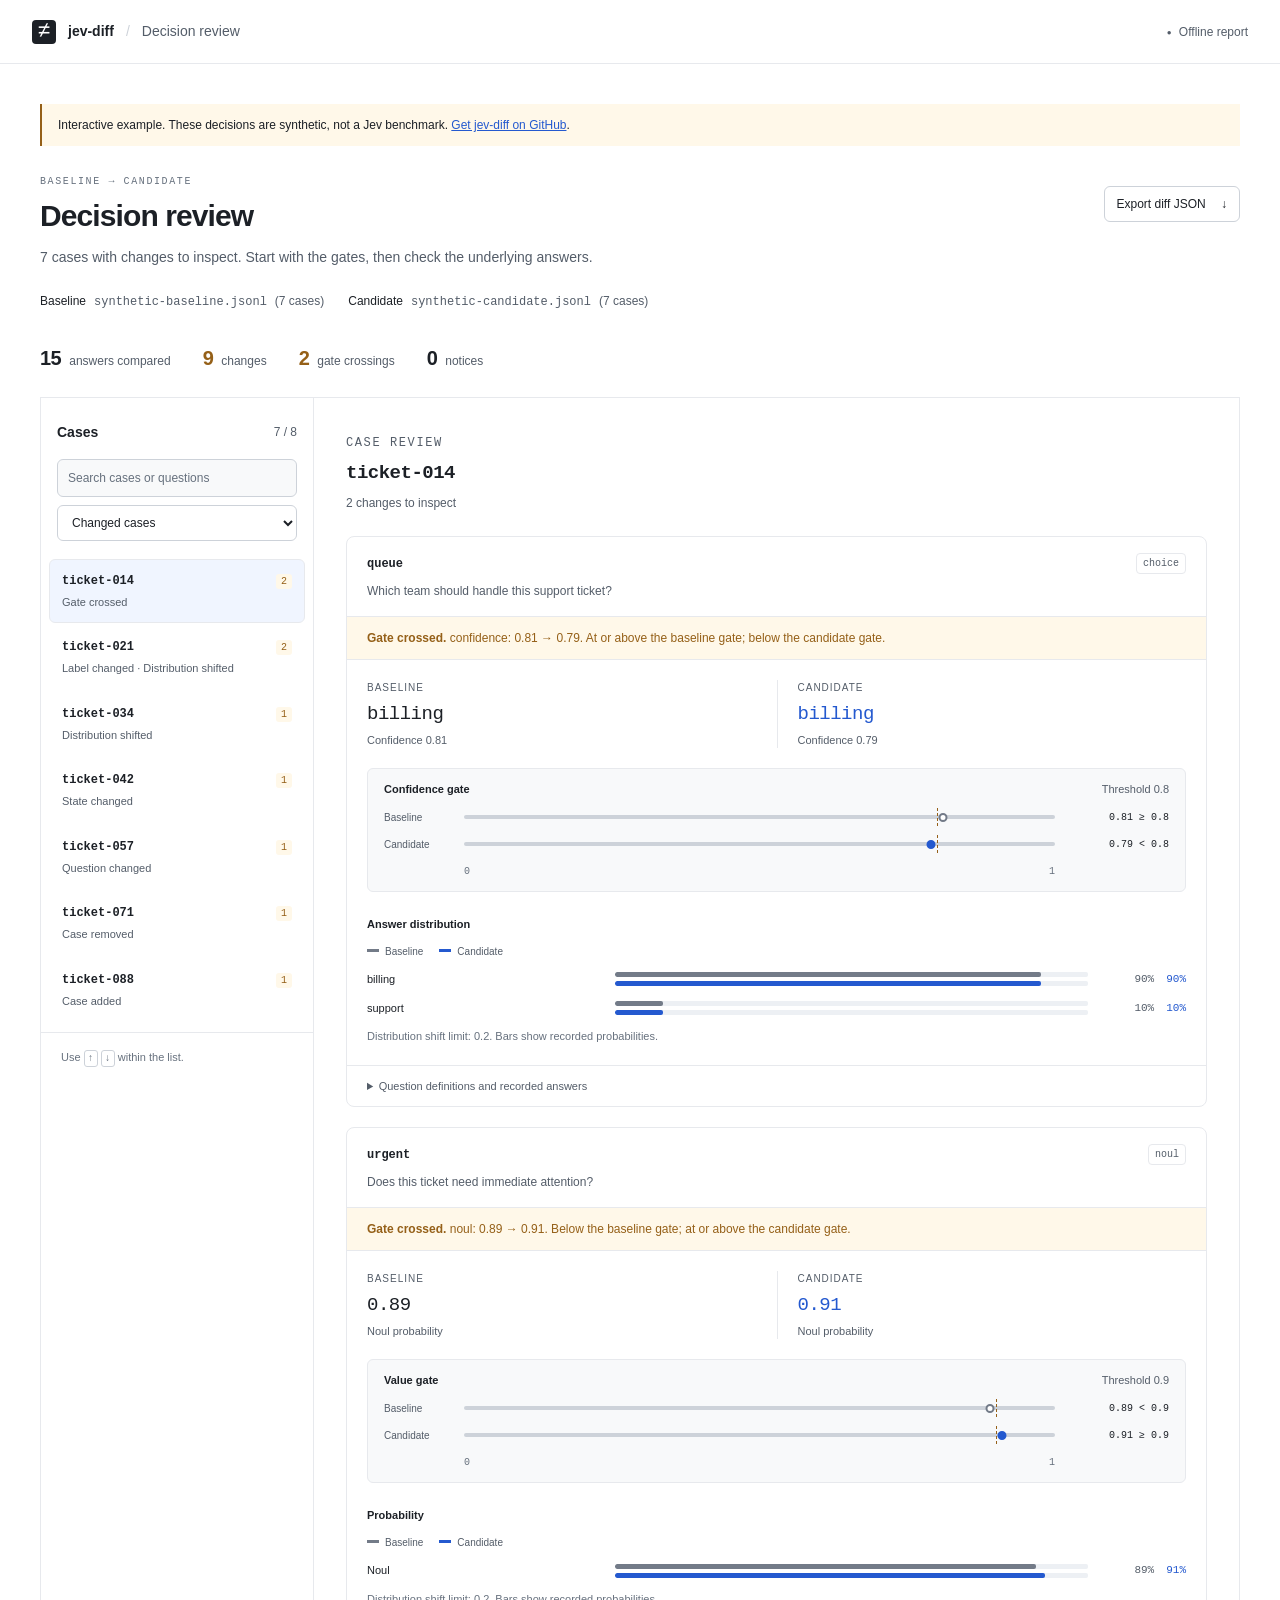
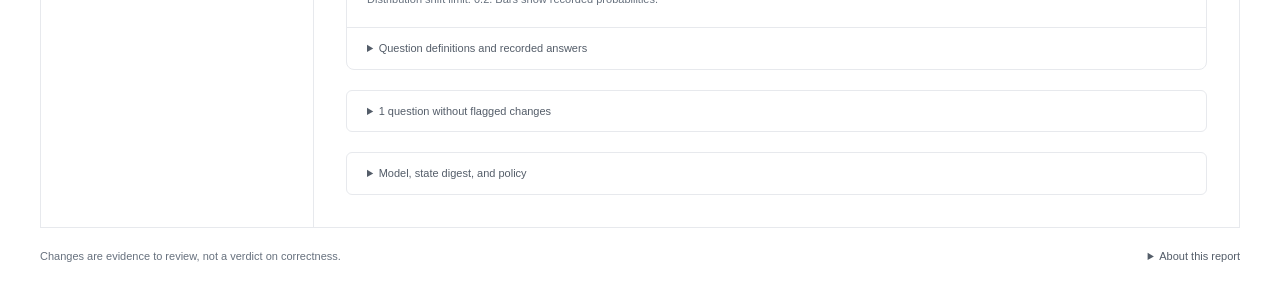
<file: docs/index.html>
<!doctype html>
<html lang="en">
<head>
  <meta charset="utf-8">
  <meta name="viewport" content="width=device-width, initial-scale=1">
  <meta http-equiv="Content-Security-Policy" content="default-src 'none'; script-src 'sha256-e0F23l2pyjIsIlzEdKCG45S9xsAQynNIDk0ti+6nfKE='; style-src 'unsafe-inline'; img-src data:; connect-src 'none'; base-uri 'none'; form-action 'none'">
  <meta name="color-scheme" content="light dark">
  <title>Decision review | jev-diff</title>
  <style>:root {
  color-scheme: light;
  --paper: #fff;
  --inset: #f8f9fa;
  --ink: #1c2026;
  --secondary: #545d69;
  --faint: #67717e;
  --line: #e7e9ed;
  --line-strong: #cdd2d9;
  --baseline: #737b88;
  --candidate: #2459cf;
  --candidate-wash: #f0f5ff;
  --gate: #956018;
  --gate-wash: #fff8e9;
  --track: #edf0f4;
  --radius: 6px;
  font: 14px/1.5 -apple-system, BlinkMacSystemFont, "Segoe UI", sans-serif;
  background: var(--paper);
  color: var(--ink);
}
* { box-sizing: border-box; }
body { margin: 0; }
button, input, select { font: inherit; color: inherit; }
button, select { cursor: pointer; }
button { background: var(--paper); border: 1px solid var(--line-strong); border-radius: var(--radius); padding: 8px 12px; }
button:disabled { cursor: default; opacity: .45; }
button:active:not(:disabled) { background: var(--inset); }
:focus-visible { outline: 2px solid var(--candidate); outline-offset: 3px; }
a { color: var(--candidate); }
h1, h2, h3, p { margin: 0; }
h1 { font-size: 30px; line-height: 1.25; font-weight: 600; letter-spacing: -.9px; }
h2 { font-size: 14px; font-weight: 600; }
h3 { font-size: 14px; font-weight: 600; }
code, pre, kbd, .mono { font-family: ui-monospace, "SFMono-Regular", Consolas, monospace; }
code, .mono { font-size: 12px; overflow-wrap: anywhere; }
pre { white-space: pre-wrap; overflow-wrap: anywhere; font-size: 12px; margin: 0; }
.muted { color: var(--secondary); }
.sr-only { position: absolute; width: 1px; height: 1px; padding: 0; margin: -1px; overflow: hidden; clip: rect(0,0,0,0); white-space: nowrap; border: 0; }
.skip { position: fixed; top: -100px; left: 16px; padding: 12px; background: var(--paper); z-index: 10; }
.skip:focus { top: 8px; }
.topbar { min-height: 64px; padding: 16px 32px; border-bottom: 1px solid var(--line); display: flex; align-items: center; justify-content: space-between; gap: 16px; }
.brand { display: flex; gap: 12px; align-items: center; font-weight: 550; }
.brand .muted { font-weight: 400; }
.mark { width: 24px; height: 24px; border-radius: 4px; background: var(--ink); color: var(--paper); display: grid; place-items: center; font: 22px/1 ui-monospace, monospace; }
.slash { color: var(--line-strong); font-weight: 400; }
.local { font-size: 12px; color: var(--secondary); white-space: nowrap; }
.local span { font-size: 8px; vertical-align: 1px; margin-right: 4px; }
main { max-width: 1328px; margin: auto; padding: 40px 40px 24px; }
.eyebrow { color: var(--faint); font: 10px/1.5 ui-monospace, monospace; letter-spacing: 1.6px; margin-bottom: 8px; }
.overview-heading { display: flex; justify-content: space-between; align-items: center; gap: 24px; margin-bottom: 12px; }
.overview-heading button { white-space: nowrap; font-size: 12px; }
.overview-heading button span { margin-left: 12px; }
.sources { display: flex; flex-wrap: wrap; gap: 8px 24px; margin-top: 24px; color: var(--secondary); font-size: 12px; }
.source { display: flex; gap: 8px; align-items: baseline; min-width: 0; }
.source b { color: var(--ink); font-weight: 500; }
.source code { color: var(--secondary); }
.summary { display: flex; flex-wrap: wrap; gap: 12px 32px; padding: 24px 0; margin-top: 8px; border-bottom: 1px solid var(--line); }
.stat { display: flex; align-items: baseline; gap: 8px; font-size: 12px; color: var(--secondary); }
.stat strong { font-size: 20px; font-weight: 550; color: var(--ink); font-variant-numeric: tabular-nums; letter-spacing: -.5px; }
.stat.attention strong { color: var(--gate); }
.workspace { display: grid; grid-template-columns: 272px minmax(0,1fr); border: 1px solid var(--line); border-top: 0; min-height: 580px; }
.case-browser { min-width: 0; position: sticky; top: 0; align-self: start; max-height: 100vh; display: flex; flex-direction: column; }
.case-tools { padding: 24px 16px 16px; }
.section-heading { display: flex; justify-content: space-between; align-items: center; margin-bottom: 16px; font-size: 12px; }
input, select { width: 100%; border: 1px solid var(--line-strong); border-radius: var(--radius); background: var(--inset); padding: 9px 10px; font-size: 12px; }
input::placeholder { color: var(--faint); opacity: 1; }
select { margin-top: 8px; background: var(--paper); }
#cases { min-height: 0; max-height: 600px; overflow-y: auto; padding: 0 8px 8px; scrollbar-width: thin; }
.case { display: block; text-decoration: none; color: var(--ink); border: 1px solid transparent; border-radius: var(--radius); padding: 12px; margin: 2px 0; overflow-wrap: anywhere; }
.case[aria-current="true"] { background: var(--candidate-wash); border-color: var(--line); }
.case-title { display: flex; align-items: baseline; justify-content: space-between; gap: 8px; }
.case-title code { color: inherit; font-weight: 550; }
.case-subtitle { color: var(--secondary); font-size: 11px; margin-top: 4px; }
.count { font: 10px/1.5 ui-monospace, monospace; color: var(--gate); padding: 0 5px; border-radius: 3px; background: var(--gate-wash); white-space: nowrap; }
.case-help { padding: 16px 20px; font-size: 11px; color: var(--faint); border-top: 1px solid var(--line); }
kbd { display: inline-block; font-size: 10px; border: 1px solid var(--line-strong); border-radius: 3px; padding: 0 3px; }
.detail { min-width: 0; padding: 28px 32px 32px; scroll-margin-top: 16px; border-left: 1px solid var(--line); }
.detail:focus { outline: none; }
.detail:focus-visible { outline: 2px solid var(--candidate); outline-offset: -2px; }
.case-header { margin-bottom: 24px; }
.case-header h2 { font: 600 19px/1.4 ui-monospace, monospace; letter-spacing: -.5px; overflow-wrap: anywhere; }
.case-header p { color: var(--secondary); font-size: 12px; margin-top: 8px; }
.pill { display: inline-block; font: 10px/1.5 ui-monospace, monospace; border: 1px solid var(--line); border-radius: 4px; color: var(--secondary); padding: 2px 6px; }
.warning { padding: 12px 16px; background: var(--gate-wash); border-left: 2px solid var(--gate); font-size: 12px; margin: 16px 0; }
.question { border: 1px solid var(--line); border-radius: 8px; margin-bottom: 20px; overflow: hidden; }
.question-head { padding: 16px 20px; border-bottom: 1px solid var(--line); }
.question-title { display: flex; justify-content: space-between; align-items: center; gap: 12px; }
.question-head p { color: var(--secondary); font-size: 12px; margin-top: 8px; overflow-wrap: anywhere; }
.findings { padding: 12px 20px; background: var(--gate-wash); color: var(--gate); font-size: 12px; border-bottom: 1px solid var(--line); }
.finding + .finding { margin-top: 6px; }
.finding strong { font-weight: 600; }
.evidence { padding: 20px; }
.answer-pair { display: grid; grid-template-columns: 1fr 1fr; margin-bottom: 20px; }
.answer-side { padding: 0 16px 0 0; min-width: 0; }
.answer-side + .answer-side { border-left: 1px solid var(--line); padding: 0 0 0 20px; }
.side-label { color: var(--secondary); font-size: 10px; text-transform: uppercase; letter-spacing: 1px; margin-bottom: 6px; }
.answer-value { font: 500 19px/1.4 ui-monospace, monospace; overflow-wrap: anywhere; letter-spacing: -.5px; }
.answer-side.candidate .answer-value { color: var(--candidate); }
.answer-meta { font-size: 11px; color: var(--secondary); margin-top: 4px; }
.evidence-label { font-size: 11px; font-weight: 550; margin-bottom: 12px; }
.gate { border: 1px solid var(--line); border-radius: var(--radius); padding: 12px 16px; margin: 16px 0; background: var(--inset); }
.gate-heading { display: flex; justify-content: space-between; gap: 8px; flex-wrap: wrap; margin-bottom: 12px; font-size: 11px; }
.gate-heading span { color: var(--secondary); font-variant-numeric: tabular-nums; }
.gate-row { display: grid; grid-template-columns: 68px minmax(40px,1fr) 102px; gap: 12px; align-items: center; margin: 12px 0; font-size: 10px; }
.gate-row > span:first-child { color: var(--secondary); }
.gate-result { font: 10px/1.5 ui-monospace, monospace; text-align: right; }
.gate-track { position: relative; height: 4px; border-radius: 3px; background: var(--line-strong); }
.gate-threshold { position: absolute; height: 18px; border-left: 1px dashed var(--gate); top: -7px; }
.gate-point { position: absolute; width: 9px; height: 9px; top: -2.5px; transform: translateX(-50%); border: 2px solid var(--baseline); border-radius: 50%; background: var(--paper); }
.gate-row.candidate .gate-point { background: var(--candidate); border-color: var(--candidate); }
.gate-scale { display: flex; justify-content: space-between; color: var(--faint); font: 10px/1.5 ui-monospace, monospace; margin-left: 80px; margin-right: 114px; }
.legend { display: flex; gap: 16px; color: var(--secondary); font-size: 10px; margin-bottom: 12px; }
.legend span::before { content: ""; display: inline-block; width: 12px; height: 3px; background: var(--baseline); margin-right: 6px; vertical-align: 3px; }
.legend .candidate::before { background: var(--candidate); }
.distribution { margin-top: 24px; }
.probability { display: grid; grid-template-columns: minmax(64px,1fr) minmax(56px,2fr) 86px; gap: 12px; align-items: center; margin: 12px 0; }
.probability .label { font-size: 11px; overflow-wrap: anywhere; }
.probability .label small { display: block; color: var(--secondary); font-size: 10px; }
.bars { display: grid; gap: 4px; }
.bar { background: var(--track); height: 5px; border-radius: 2px; overflow: hidden; }
.bar-fill { height: 100%; background: var(--baseline); border-radius: 2px; }
.bar-fill.candidate { background: var(--candidate); }
.probability .values { display: flex; justify-content: flex-end; gap: 12px; font: 11px/1.5 ui-monospace, monospace; color: var(--secondary); }
.probability .values span:last-child { color: var(--candidate); }
.subtle-note { color: var(--faint); font-size: 11px; margin-top: 12px; }
details { border-top: 1px solid var(--line); }
summary { color: var(--secondary); cursor: pointer; font-size: 11px; padding: 12px 20px; }
.raw { padding: 0 20px 20px; display: grid; grid-template-columns: 1fr 1fr; gap: 20px; }
.raw pre { margin-top: 8px; background: var(--inset); border-radius: var(--radius); padding: 12px; max-height: 320px; overflow-y: auto; font-size: 10px; }
.case-metadata { border: 1px solid var(--line); border-radius: var(--radius); }
.unchanged-questions { border: 1px solid var(--line); border-radius: var(--radius); margin-bottom: 20px; }
.unchanged-questions > .question { margin: 0 12px 12px; }
.empty { padding: 36px 20px; color: var(--secondary); text-align: center; font-size: 12px; }
.empty h2 { color: var(--ink); font-size: 18px; margin-bottom: 8px; }
.empty button { margin-top: 16px; font-size: 12px; }
.list-empty { padding: 24px 12px; font-size: 12px; color: var(--secondary); }
.notices { margin: 16px 0; padding: 12px 16px; background: var(--inset); font-size: 12px; color: var(--secondary); }
.notices p + p { margin-top: 6px; }
footer { display: flex; align-items: baseline; justify-content: space-between; gap: 24px; color: var(--faint); font-size: 11px; padding-top: 20px; }
footer details { max-width: 480px; border: 0; }
footer summary { padding: 0; text-align: right; }
footer p { margin-top: 12px; }
.fatal { padding: 24px; color: var(--gate); }
@media (hover: hover) and (pointer: fine) {
  button:hover:not(:disabled), .case:hover { background: var(--inset); }
  .case[aria-current="true"]:hover { background: var(--candidate-wash); }
  summary:hover { color: var(--ink); }
}
@media (max-width: 800px) {
  main { padding: 24px 20px; }
  .topbar { padding: 16px 20px; }
  .workspace { grid-template-columns: 224px minmax(0,1fr); }
  .detail { padding: 24px 16px; }
  .gate-row { grid-template-columns: 56px minmax(32px,1fr) 92px; gap: 8px; }
  .gate-scale { margin-left: 64px; margin-right: 100px; }
}
@media (max-width: 620px) {
  .brand .slash, .brand .muted { display: none; }
  .overview-heading { align-items: flex-start; gap: 12px; }
  h1 { font-size: 25px; }
  .overview-heading button { padding: 6px 8px; font-size: 10px; margin-top: 24px; }
  .overview-heading button span { display: none; }
  .workspace { display: block; }
  .case-browser { border-bottom: 1px solid var(--line); position: static; max-height: none; }
  .case-tools { padding-top: 16px; }
  #cases { max-height: 200px; }
  .case-help { display: none; }
  .detail { padding: 24px 12px; border-left: 0; }
  .question-head, .findings, .evidence { padding: 16px; }
  .gate { padding: 12px; }
  .gate-row { grid-template-columns: 48px minmax(20px,1fr) 84px; gap: 8px; }
  .gate-scale { margin-left: 56px; margin-right: 92px; }
  .raw { grid-template-columns: 1fr; }
  footer { display: block; }
  footer details { margin-top: 12px; }
  footer summary { text-align: left; }
}
@media screen and (prefers-color-scheme: dark) {
  :root { color-scheme: dark; --paper: #141619; --inset: #1b1e23; --ink: #e8eaed; --secondary: #b0b6bf; --faint: #989fab; --line: #2a2e35; --line-strong: #454c57; --baseline: #9099a7; --candidate: #8aadff; --candidate-wash: #1c2a43; --gate: #edbb70; --gate-wash: #2c251b; --track: #2c323b; }
}
@media print {
  :root { color-scheme: light; }
  .topbar, .case-browser, button, footer, .skip { display: none; }
  main { max-width: none; padding: 0; }
  .workspace { display: block; border: 0; }
  .detail { padding: 20px 0; }
  .question { break-inside: avoid; }
}
</style>
</head>
<body>
  <a class="skip" href="#detail">Skip to case details</a>
  <header class="topbar">
    <div class="brand"><span class="mark" aria-hidden="true">≠</span> jev-diff <span class="slash">/</span> <span class="muted">Decision review</span></div>
    <span class="local"><span aria-hidden="true">●</span> Offline report</span>
  </header>
  <main><p class="warning" style="margin:0 0 28px">Interactive example. These decisions are synthetic, not a Jev benchmark. <a href="https://github.com/VihaanAgarwal/jev-diff">Get jev-diff on GitHub</a>.</p>
    <noscript><p class="fatal">JavaScript is needed to explore this report. The CLI's text and JSON outputs work without it.</p></noscript>
    <section class="overview" aria-labelledby="review-title">
      <div class="overview-heading"><div><p class="eyebrow">BASELINE → CANDIDATE</p><h1 id="review-title">Decision review</h1></div><button id="download" type="button" disabled>Export diff JSON <span aria-hidden="true">↓</span></button></div>
      <p id="overview-text" class="muted">Loading saved comparison…</p>
      <div id="sources" class="sources"></div>
      <div id="summary" class="summary" aria-label="Comparison summary"></div>
    </section>
    <section class="workspace" aria-label="Explore the comparison">
      <aside class="case-browser" aria-label="Cases">
        <div class="case-tools">
          <div class="section-heading"><h2>Cases</h2><span id="case-count" class="muted" role="status" aria-live="polite"></span></div>
          <label for="search" class="sr-only">Search cases and questions</label>
          <input id="search" type="search" placeholder="Search cases or questions" autocomplete="off" spellcheck="false">
          <label for="filter" class="sr-only">Filter cases</label>
          <select id="filter"><option value="changed">Changed cases</option><option value="all">All cases</option><option value="threshold_crossed">Gate crossings</option><option value="choice_changed">Label changes</option><option value="distribution_shift">Distribution shifts</option><option value="contract">Input or contract changes</option><option value="unchanged">No flagged changes</option></select>
        </div>
        <nav id="cases" aria-label="Select a case"></nav>
        <div class="case-help">Use <kbd>↑</kbd> <kbd>↓</kbd> within the list.</div>
      </aside>
      <article id="detail" class="detail" tabindex="-1" aria-label="Selected case"></article>
    </section>
    <footer><span>Changes are evidence to review, not a verdict on correctness.</span><details><summary>About this report</summary><p>This file contains saved question definitions, answers, model IDs, state digests, and policies. There are no network requests or external assets. Raw state is omitted; question text and labels can still be sensitive. A state digest is not anonymization.</p><p>Gate equality is on the upper side (value ≥ threshold). Choice and Score confidence is the API's confidence field, not the highest probability. Probability bars show recorded values; distribution distance uses normalized values. This report is a fixed snapshot. It does not replay your application or call Jev.</p></details></footer>
  </main>
  <script id="data" type="application/json">{"after":{"ticket-014":{"id":"ticket-014","questions":{"queue":{"criteria":{"billing":"Payments and refunds","support":"Product help"},"instructions":"Which team should handle this support ticket?","type":"choice"},"severity":{"criteria":["Cosmetic","Workaround exists","Blocked"],"instructions":"How much does the issue prevent the customer from using the product?","type":"score"},"urgent":{"instructions":"Does this ticket need immediate attention?","type":"noul"}},"response":{"answers":{"queue":{"choice":"billing","confidence":0.79,"probabilities":{"billing":0.9,"support":0.1},"type":"choice"},"severity":{"confidence":0.75,"legend":{"0":"Cosmetic","1":"Workaround exists","2":"Blocked"},"probabilities":{"0":0,"1":1,"2":0},"score":1.0,"type":"score"},"urgent":{"noul":0.91,"type":"noul"}},"model":"jev-1.13.0"},"state_hash":"72d0fea3ab35cbb6d393e134c32d32852dc63497f781ad5832ea08b1235959f3"},"ticket-021":{"id":"ticket-021","questions":{"queue":{"criteria":{"billing":"Payments and refunds","support":"Product help"},"instructions":"Which team should handle this support ticket?","type":"choice"},"severity":{"criteria":["Cosmetic","Workaround exists","Blocked"],"instructions":"How much does the issue prevent the customer from using the product?","type":"score"},"urgent":{"instructions":"Does this ticket need immediate attention?","type":"noul"}},"response":{"answers":{"queue":{"choice":"support","confidence":0.81,"probabilities":{"billing":0.1,"support":0.9},"type":"choice"},"severity":{"confidence":0.75,"legend":{"0":"Cosmetic","1":"Workaround exists","2":"Blocked"},"probabilities":{"0":0,"1":1,"2":0},"score":1.0,"type":"score"},"urgent":{"noul":0.89,"type":"noul"}},"model":"jev-1.13.0"},"state_hash":"a8fcdb7a550245cf44c4fb41bbe3f7e463e79c7e12788963b9df289749451d98"},"ticket-034":{"id":"ticket-034","questions":{"queue":{"criteria":{"billing":"Payments and refunds","support":"Product help"},"instructions":"Which team should handle this support ticket?","type":"choice"},"severity":{"criteria":["Cosmetic","Workaround exists","Blocked"],"instructions":"How much does the issue prevent the customer from using the product?","type":"score"},"urgent":{"instructions":"Does this ticket need immediate attention?","type":"noul"}},"response":{"answers":{"queue":{"choice":"billing","confidence":0.81,"probabilities":{"billing":0.9,"support":0.1},"type":"choice"},"severity":{"confidence":0.75,"legend":{"0":"Cosmetic","1":"Workaround exists","2":"Blocked"},"probabilities":{"0":0.5,"1":0,"2":0.5},"score":1.0,"type":"score"},"urgent":{"noul":0.89,"type":"noul"}},"model":"jev-1.13.0"},"state_hash":"2acfd7f8c5ff1148a793a07c02def82488db16b5dd86bb1f14d5155e4af0bd62"},"ticket-042":{"id":"ticket-042","questions":{"queue":{"criteria":{"billing":"Payments and refunds","support":"Product help"},"instructions":"Which team should handle this support ticket?","type":"choice"},"severity":{"criteria":["Cosmetic","Workaround exists","Blocked"],"instructions":"How much does the issue prevent the customer from using the product?","type":"score"},"urgent":{"instructions":"Does this ticket need immediate attention?","type":"noul"}},"response":{"answers":{"queue":{"choice":"billing","confidence":0.81,"probabilities":{"billing":0.9,"support":0.1},"type":"choice"},"severity":{"confidence":0.75,"legend":{"0":"Cosmetic","1":"Workaround exists","2":"Blocked"},"probabilities":{"0":0,"1":1,"2":0},"score":1.0,"type":"score"},"urgent":{"noul":0.89,"type":"noul"}},"model":"jev-1.13.0"},"state_hash":"ffffffffffffffffffffffffffffffffffffffffffffffffffffffffffffffff"},"ticket-057":{"id":"ticket-057","questions":{"queue":{"criteria":{"billing":"Payments and refunds","support":"Product help"},"instructions":"Which team should handle this support ticket?","type":"choice"},"severity":{"criteria":["Cosmetic","Workaround exists","Blocked"],"instructions":"How much does the issue prevent the customer from using the product?","type":"score"},"urgent":{"instructions":"Is the customer unable to continue working?","type":"noul"}},"response":{"answers":{"queue":{"choice":"billing","confidence":0.81,"probabilities":{"billing":0.9,"support":0.1},"type":"choice"},"severity":{"confidence":0.75,"legend":{"0":"Cosmetic","1":"Workaround exists","2":"Blocked"},"probabilities":{"0":0,"1":1,"2":0},"score":1.0,"type":"score"},"urgent":{"noul":0.89,"type":"noul"}},"model":"jev-1.13.0"},"state_hash":"95d27d2216dd60f9521a4f904fd9e076673734f519bca7f76836c88f14f0cb12"},"ticket-063":{"id":"ticket-063","questions":{"queue":{"criteria":{"billing":"Payments and refunds","support":"Product help"},"instructions":"Which team should handle this support ticket?","type":"choice"},"severity":{"criteria":["Cosmetic","Workaround exists","Blocked"],"instructions":"How much does the issue prevent the customer from using the product?","type":"score"},"urgent":{"instructions":"Does this ticket need immediate attention?","type":"noul"}},"response":{"answers":{"queue":{"choice":"billing","confidence":0.81,"probabilities":{"billing":0.9,"support":0.1},"type":"choice"},"severity":{"confidence":0.75,"legend":{"0":"Cosmetic","1":"Workaround exists","2":"Blocked"},"probabilities":{"0":0,"1":1,"2":0},"score":1.0,"type":"score"},"urgent":{"noul":0.89,"type":"noul"}},"model":"jev-1.13.0"},"state_hash":"dce9cededd1c38b307fc67911401aaaafa99b27fa83c4f0b1ca4b9f03d7a60a9"},"ticket-088":{"id":"ticket-088","questions":{"queue":{"criteria":{"billing":"Payments and refunds","support":"Product help"},"instructions":"Which team should handle this support ticket?","type":"choice"},"severity":{"criteria":["Cosmetic","Workaround exists","Blocked"],"instructions":"How much does the issue prevent the customer from using the product?","type":"score"},"urgent":{"instructions":"Does this ticket need immediate attention?","type":"noul"}},"response":{"answers":{"queue":{"choice":"billing","confidence":0.81,"probabilities":{"billing":0.9,"support":0.1},"type":"choice"},"severity":{"confidence":0.75,"legend":{"0":"Cosmetic","1":"Workaround exists","2":"Blocked"},"probabilities":{"0":0,"1":1,"2":0},"score":1.0,"type":"score"},"urgent":{"noul":0.89,"type":"noul"}},"model":"jev-1.13.0"},"state_hash":"739cf4ff23a4de8ee1c5db04aa88bca71a5d05a7fc7cdda0e96cf6f6e0edae6c"}},"before":{"ticket-014":{"id":"ticket-014","questions":{"queue":{"criteria":{"billing":"Payments and refunds","support":"Product help"},"instructions":"Which team should handle this support ticket?","type":"choice"},"severity":{"criteria":["Cosmetic","Workaround exists","Blocked"],"instructions":"How much does the issue prevent the customer from using the product?","type":"score"},"urgent":{"instructions":"Does this ticket need immediate attention?","type":"noul"}},"response":{"answers":{"queue":{"choice":"billing","confidence":0.81,"probabilities":{"billing":0.9,"support":0.1},"type":"choice"},"severity":{"confidence":0.75,"legend":{"0":"Cosmetic","1":"Workaround exists","2":"Blocked"},"probabilities":{"0":0,"1":1,"2":0},"score":1.0,"type":"score"},"urgent":{"noul":0.89,"type":"noul"}},"model":"jev-1.13.0"},"state_hash":"72d0fea3ab35cbb6d393e134c32d32852dc63497f781ad5832ea08b1235959f3"},"ticket-021":{"id":"ticket-021","questions":{"queue":{"criteria":{"billing":"Payments and refunds","support":"Product help"},"instructions":"Which team should handle this support ticket?","type":"choice"},"severity":{"criteria":["Cosmetic","Workaround exists","Blocked"],"instructions":"How much does the issue prevent the customer from using the product?","type":"score"},"urgent":{"instructions":"Does this ticket need immediate attention?","type":"noul"}},"response":{"answers":{"queue":{"choice":"billing","confidence":0.81,"probabilities":{"billing":0.9,"support":0.1},"type":"choice"},"severity":{"confidence":0.75,"legend":{"0":"Cosmetic","1":"Workaround exists","2":"Blocked"},"probabilities":{"0":0,"1":1,"2":0},"score":1.0,"type":"score"},"urgent":{"noul":0.89,"type":"noul"}},"model":"jev-1.13.0"},"state_hash":"a8fcdb7a550245cf44c4fb41bbe3f7e463e79c7e12788963b9df289749451d98"},"ticket-034":{"id":"ticket-034","questions":{"queue":{"criteria":{"billing":"Payments and refunds","support":"Product help"},"instructions":"Which team should handle this support ticket?","type":"choice"},"severity":{"criteria":["Cosmetic","Workaround exists","Blocked"],"instructions":"How much does the issue prevent the customer from using the product?","type":"score"},"urgent":{"instructions":"Does this ticket need immediate attention?","type":"noul"}},"response":{"answers":{"queue":{"choice":"billing","confidence":0.81,"probabilities":{"billing":0.9,"support":0.1},"type":"choice"},"severity":{"confidence":0.75,"legend":{"0":"Cosmetic","1":"Workaround exists","2":"Blocked"},"probabilities":{"0":0,"1":1,"2":0},"score":1.0,"type":"score"},"urgent":{"noul":0.89,"type":"noul"}},"model":"jev-1.13.0"},"state_hash":"2acfd7f8c5ff1148a793a07c02def82488db16b5dd86bb1f14d5155e4af0bd62"},"ticket-042":{"id":"ticket-042","questions":{"queue":{"criteria":{"billing":"Payments and refunds","support":"Product help"},"instructions":"Which team should handle this support ticket?","type":"choice"},"severity":{"criteria":["Cosmetic","Workaround exists","Blocked"],"instructions":"How much does the issue prevent the customer from using the product?","type":"score"},"urgent":{"instructions":"Does this ticket need immediate attention?","type":"noul"}},"response":{"answers":{"queue":{"choice":"billing","confidence":0.81,"probabilities":{"billing":0.9,"support":0.1},"type":"choice"},"severity":{"confidence":0.75,"legend":{"0":"Cosmetic","1":"Workaround exists","2":"Blocked"},"probabilities":{"0":0,"1":1,"2":0},"score":1.0,"type":"score"},"urgent":{"noul":0.89,"type":"noul"}},"model":"jev-1.13.0"},"state_hash":"5a8a41b6ee455f84aecb05e98b840f916b1a7457a63370869c80dc4d3a662cb3"},"ticket-057":{"id":"ticket-057","questions":{"queue":{"criteria":{"billing":"Payments and refunds","support":"Product help"},"instructions":"Which team should handle this support ticket?","type":"choice"},"severity":{"criteria":["Cosmetic","Workaround exists","Blocked"],"instructions":"How much does the issue prevent the customer from using the product?","type":"score"},"urgent":{"instructions":"Does this ticket need immediate attention?","type":"noul"}},"response":{"answers":{"queue":{"choice":"billing","confidence":0.81,"probabilities":{"billing":0.9,"support":0.1},"type":"choice"},"severity":{"confidence":0.75,"legend":{"0":"Cosmetic","1":"Workaround exists","2":"Blocked"},"probabilities":{"0":0,"1":1,"2":0},"score":1.0,"type":"score"},"urgent":{"noul":0.89,"type":"noul"}},"model":"jev-1.13.0"},"state_hash":"95d27d2216dd60f9521a4f904fd9e076673734f519bca7f76836c88f14f0cb12"},"ticket-063":{"id":"ticket-063","questions":{"queue":{"criteria":{"billing":"Payments and refunds","support":"Product help"},"instructions":"Which team should handle this support ticket?","type":"choice"},"severity":{"criteria":["Cosmetic","Workaround exists","Blocked"],"instructions":"How much does the issue prevent the customer from using the product?","type":"score"},"urgent":{"instructions":"Does this ticket need immediate attention?","type":"noul"}},"response":{"answers":{"queue":{"choice":"billing","confidence":0.81,"probabilities":{"billing":0.9,"support":0.1},"type":"choice"},"severity":{"confidence":0.75,"legend":{"0":"Cosmetic","1":"Workaround exists","2":"Blocked"},"probabilities":{"0":0,"1":1,"2":0},"score":1.0,"type":"score"},"urgent":{"noul":0.89,"type":"noul"}},"model":"jev-1.13.0"},"state_hash":"dce9cededd1c38b307fc67911401aaaafa99b27fa83c4f0b1ca4b9f03d7a60a9"},"ticket-071":{"id":"ticket-071","questions":{"queue":{"criteria":{"billing":"Payments and refunds","support":"Product help"},"instructions":"Which team should handle this support ticket?","type":"choice"},"severity":{"criteria":["Cosmetic","Workaround exists","Blocked"],"instructions":"How much does the issue prevent the customer from using the product?","type":"score"},"urgent":{"instructions":"Does this ticket need immediate attention?","type":"noul"}},"response":{"answers":{"queue":{"choice":"billing","confidence":0.81,"probabilities":{"billing":0.9,"support":0.1},"type":"choice"},"severity":{"confidence":0.75,"legend":{"0":"Cosmetic","1":"Workaround exists","2":"Blocked"},"probabilities":{"0":0,"1":1,"2":0},"score":1.0,"type":"score"},"urgent":{"noul":0.89,"type":"noul"}},"model":"jev-1.13.0"},"state_hash":"c72472cb890f23bb702b003ef9638e73395b79517026098c97de4385b728fddb"}},"candidate_policy":{"queue":{"confidence":0.8},"urgent":{"threshold":0.9}},"labels":{"baseline":"synthetic-baseline.jsonl","candidate":"synthetic-candidate.jsonl"},"max_tv":0.2,"policy":{"queue":{"confidence":0.8},"urgent":{"threshold":0.9}},"report":{"changes":[{"after":0.79,"after_side":"below","before":0.81,"before_side":"at_or_above","case":"ticket-014","field":"confidence","kind":"threshold_crossed","new_threshold":0.8,"old_threshold":0.8,"question":"queue"},{"after":0.91,"after_side":"at_or_above","before":0.89,"before_side":"below","case":"ticket-014","field":"noul","kind":"threshold_crossed","new_threshold":0.9,"old_threshold":0.9,"question":"urgent"},{"after":"support","before":"billing","case":"ticket-021","kind":"choice_changed","question":"queue"},{"case":"ticket-021","distance":0.8,"kind":"distribution_shift","limit":0.2,"question":"queue"},{"case":"ticket-034","distance":1.0,"kind":"distribution_shift","limit":0.2,"question":"severity"},{"case":"ticket-042","kind":"state_changed","question":null},{"case":"ticket-057","kind":"question_changed","question":"urgent"},{"case":"ticket-071","kind":"case_removed","question":null},{"case":"ticket-088","kind":"case_added","question":null}],"notices":[],"summary":{"baseline_cases":7,"candidate_cases":7,"changed_cases":7,"changes":9,"compared_answers":15},"version":1}}</script>
  <script>"use strict";
(() => {
  const $ = (id) => document.getElementById(id);
  const own = (obj, key) => obj && Object.prototype.hasOwnProperty.call(obj, key) ? obj[key] : undefined;
  const text = (value) => typeof value === "string" ? value : JSON.stringify(value, null, 2);
  const number = (value) => value == null ? "Absent" : String(value);
  const percent = (value) => `${Number((value * 100).toPrecision(6))}%`;
  const node = (tag, className, content) => {
    const element = document.createElement(tag);
    if (className) element.className = className;
    if (content != null) element.textContent = content;
    return element;
  };
  const append = (parent, tag, className, content) => {
    const element = node(tag, className, content);
    parent.append(element);
    return element;
  };
  const names = {
    threshold_crossed: "Gate crossed", choice_changed: "Label changed",
    distribution_shift: "Distribution shifted", question_changed: "Question changed",
    state_changed: "State changed", case_added: "Case added", case_removed: "Case removed",
    question_added: "Question added", question_removed: "Question removed", gate_changed: "Gate changed",
  };
  const plural = (count, singular, multiple = `${singular}s`) => `${count} ${count === 1 ? singular : multiple}`;
  let data;
  try {
    data = JSON.parse($("data").textContent);
  } catch {
    $("overview-text").textContent = "The embedded data could not be read. Generate the report again from your JSONL files.";
    return;
  }
  const { report, before, after, policy, candidate_policy: newPolicy } = data;
  const ids = [...new Set([...Object.keys(before), ...Object.keys(after)])].sort();
  const changes = new Map(ids.map(id => [id, []]));
  const notices = new Map(ids.map(id => [id, []]));
  for (const item of report.changes) changes.get(item.case).push(item);
  for (const item of report.notices) notices.get(item.case).push(item);
  const rank = (id) => changes.get(id).some(c => c.kind === "threshold_crossed") ? 0 : changes.get(id).length ? 1 : 2;
  ids.sort((a, b) => rank(a) - rank(b));
  let selected;
  let visible = [];
  let shown = 0;
  const pageSize = 100;
  const summary = report.summary;
  $("overview-text").textContent = summary.changes
    ? `${plural(summary.changed_cases, "case")} with changes to inspect. Start with the gates, then check the underlying answers.`
    : "No changes flagged under the configured checks. Inspect any case to review its evidence.";
  for (const [label, name, count] of [
    ["Baseline", data.labels.baseline, summary.baseline_cases],
    ["Candidate", data.labels.candidate, summary.candidate_cases],
  ]) {
    const source = append($("sources"), "div", "source");
    append(source, "b", "", label);
    append(source, "code", "", name);
    append(source, "span", "", `(${plural(count, "case")})`);
  }
  for (const [count, label, attention] of [
    [summary.compared_answers, "answers compared", false],
    [summary.changes, "changes", true],
    [report.changes.filter(c => c.kind === "threshold_crossed").length, "gate crossings", true],
    [report.notices.length, "notices", false],
  ]) {
    const stat = append($("summary"), "div", `stat${attention && count ? " attention" : ""}`);
    append(stat, "strong", "", count);
    append(stat, "span", "", label);
  }
  $("download").disabled = false;
  $("download").addEventListener("click", () => {
    const url = URL.createObjectURL(new Blob([JSON.stringify(report, null, 2) + "\n"], { type: "application/json" }));
    const link = node("a");
    link.href = url;
    link.download = "jev-diff.json";
    document.body.append(link);
    link.click();
    link.remove();
    setTimeout(() => URL.revokeObjectURL(url), 1000);
  });

  function description(change) {
    switch (change.kind) {
      case "threshold_crossed":
        return `${change.field}: ${number(change.before)} → ${number(change.after)}. ${change.before_side === "below" ? "Below" : "At or above"} the baseline gate; ${change.after_side === "below" ? "below" : "at or above"} the candidate gate.`;
      case "choice_changed": return `${change.before} → ${change.after}.`;
      case "distribution_shift": return `Distance ${number(change.distance)} exceeds the configured limit of ${number(change.limit)}.`;
      case "question_changed": return "Instructions, type, or criteria changed. Read both question definitions below.";
      case "gate_changed": return `${change.gate}: ${number(change.before)} → ${number(change.after)}.`;
      default: return "";
    }
  }

  function answerSide(parent, record, name, candidate) {
    const side = append(parent, "div", `answer-side${candidate ? " candidate" : ""}`);
    append(side, "div", "side-label", candidate ? "Candidate" : "Baseline");
    const answer = own(record?.response.answers, name);
    if (!answer) {
      append(side, "div", "answer-value", "Absent");
      return;
    }
    append(side, "div", "answer-value", answer.type === "choice" ? answer.choice : number(answer[answer.type]));
    append(side, "div", "answer-meta", answer.type === "noul" ? "Noul probability" : `Confidence ${number(answer.confidence)}`);
  }

  function gates(parent, old, next, name, question) {
    const left = own(policy, name) || {};
    const right = own(newPolicy, name) || {};
    const configured = [...new Set([...Object.keys(left), ...Object.keys(right)])].sort();
    for (const key of configured) {
      const field = key === "confidence" ? "confidence" : old.type;
      const max = field === "score" ? question.criteria.length - 1 : 1;
      const section = append(parent, "div", "gate");
      const heading = append(section, "div", "gate-heading");
      append(heading, "strong", "", `${field === "confidence" ? "Confidence" : "Value"} gate`);
      append(heading, "span", "", left[key] === right[key]
        ? `Threshold ${number(left[key])}`
        : `Threshold ${number(left[key])} → ${number(right[key])}`);
      for (const [answer, threshold, label] of [[old, left[key], "Baseline"], [next, right[key], "Candidate"]]) {
        const row = append(section, "div", `gate-row${label === "Candidate" ? " candidate" : ""}`);
        append(row, "span", "", label);
        const track = append(row, "div", "gate-track");
        track.setAttribute("aria-hidden", "true");
        if (threshold != null) append(track, "span", "gate-threshold").style.left = `${threshold / max * 100}%`;
        append(track, "span", "gate-point").style.left = `${answer[field] / max * 100}%`;
        const value = number(answer[field]);
        const comparison = threshold == null ? "no gate" : `${answer[field] >= threshold ? "≥" : "<"} ${number(threshold)}`;
        append(row, "span", "gate-result", `${value} ${comparison}`);
      }
      const scale = append(section, "div", "gate-scale");
      scale.setAttribute("aria-hidden", "true");
      append(scale, "span", "", "0");
      append(scale, "span", "", number(max));
    }
    if (!configured.length) append(parent, "p", "subtle-note", "No gates configured for this question.");
  }

  function distribution(parent, old, next, question) {
    const section = append(parent, "div", "distribution");
    append(section, "div", "evidence-label", old.type === "noul" ? "Probability" : "Answer distribution");
    const legend = append(section, "div", "legend");
    append(legend, "span", "", "Baseline");
    append(legend, "span", "candidate", "Candidate");
    const left = old.type === "noul" ? { Noul: old.noul } : old.probabilities;
    const right = next.type === "noul" ? { Noul: next.noul } : next.probabilities;
    for (const key of Object.keys(left)) {
      const row = append(section, "div", "probability");
      const label = append(row, "div", "label", key);
      if (old.type === "score") append(label, "small", "", text(question.criteria[Number(key)]));
      const bars = append(row, "div", "bars");
      bars.setAttribute("aria-hidden", "true");
      for (const [value, candidate] of [[left[key], false], [right[key], true]]) {
        const track = append(bars, "div", "bar");
        append(track, "div", `bar-fill${candidate ? " candidate" : ""}`).style.width = `${value * 100}%`;
      }
      const values = append(row, "div", "values");
      const a = append(values, "span", "", percent(left[key]));
      a.setAttribute("aria-label", `Baseline ${percent(left[key])}`);
      const b = append(values, "span", "", percent(right[key]));
      b.setAttribute("aria-label", `Candidate ${percent(right[key])}`);
    }
    append(section, "p", "subtle-note", `Distribution shift limit: ${number(data.max_tv)}. Bars show recorded probabilities.`);
  }

  function rawDetails(parent, title, left, right) {
    const details = append(parent, "details");
    append(details, "summary", "", title);
    const grid = append(details, "div", "raw");
    for (const [label, value] of [["Baseline", left], ["Candidate", right]]) {
      const column = append(grid, "div");
      append(column, "div", "side-label", label);
      append(column, "pre", "", value == null ? "Absent" : JSON.stringify(value, null, 2));
    }
    return details;
  }

  function showDetail(id) {
    const detail = $("detail");
    detail.replaceChildren();
    if (!id) {
      const empty = append(detail, "div", "empty");
      append(empty, "h2", "", "No matching cases");
      append(empty, "p", "", "Try another search or include all cases.");
      const reset = append(empty, "button", "", "Show all cases");
      reset.type = "button";
      reset.addEventListener("click", () => {
        $("search").value = "";
        $("filter").value = "all";
        updateList();
        $("search").focus();
      });
      return;
    }
    const left = own(before, id);
    const right = own(after, id);
    const items = changes.get(id);
    const caseNotices = notices.get(id);
    const stateChanged = items.some(c => c.kind === "state_changed");
    const header = append(detail, "div", "case-header");
    append(header, "p", "eyebrow", "CASE REVIEW");
    append(header, "h2", "", id);
    append(header, "p", "", items.length ? `${plural(items.length, "change")} to inspect` : "No changes flagged under the configured checks");
    if (stateChanged) append(detail, "p", "warning", "State digests differ. Answers were not compared for this case; the two runs received different state. Values below are evidence from each run, not a measured model regression.");
    if (!left || !right) append(detail, "p", "warning", !left ? "This case exists only in the candidate. No baseline answer is available to compare." : "This case is missing from the candidate. No candidate answer is available to compare.");
    if (caseNotices.length) {
      const box = append(detail, "div", "notices");
      for (const notice of caseNotices) {
        append(box, "p", "", notice.kind === "model_changed"
          ? `Model: ${notice.before} → ${notice.after}. A model change alone is a notice.`
          : `${notice.question}: ${notice.gate} gate moved from ${number(notice.before)} to ${number(notice.after)}.`);
      }
    }
    const questionNames = [...new Set([...Object.keys(left?.questions || {}), ...Object.keys(right?.questions || {})])].sort();
    const questionChanges = new Map(questionNames.map(name => [name, items.filter(c => c.question === name)]));
    questionNames.sort((a, b) => Number(!questionChanges.get(a).length) - Number(!questionChanges.get(b).length));
    let unchanged;
    const unchangedCount = questionNames.filter(name => !questionChanges.get(name).length).length;
    if (!stateChanged && unchangedCount && items.some(c => c.question !== null)) {
      unchanged = node("details", "unchanged-questions");
      append(unchanged, "summary", "", `${plural(unchangedCount, "question")} without flagged changes`);
    }
    for (const name of questionNames) {
      const a = own(left?.questions, name), b = own(right?.questions, name);
      const old = own(left?.response.answers, name), next = own(right?.response.answers, name);
      const found = questionChanges.get(name);
      const article = append(unchanged && !found.length ? unchanged : detail, "section", "question");
      const head = append(article, "div", "question-head");
      const title = append(head, "div", "question-title");
      append(title, "h3", "mono", name);
      append(title, "span", "pill", a && b && a.type !== b.type ? `${a.type} → ${b.type}` : (b || a).type);
      append(head, "p", "", text((b || a).instructions));
      if (found.length) {
        const findings = append(article, "div", "findings");
        for (const change of found) {
          const item = append(findings, "p", "finding");
          append(item, "strong", "", `${names[change.kind]}. `);
          item.append(document.createTextNode(description(change)));
        }
      }
      const evidence = append(article, "div", "evidence");
      const pair = append(evidence, "div", "answer-pair");
      answerSide(pair, left, name, false);
      answerSide(pair, right, name, true);
      const spaceChanged = a && b && (a.type !== b.type || JSON.stringify(a.criteria) !== JSON.stringify(b.criteria));
      if (spaceChanged) append(evidence, "p", "warning", "The type or criteria changed. Numeric comparisons were skipped because the answer spaces differ.");
      if (!stateChanged && !spaceChanged && old && next) {
        gates(evidence, old, next, name, b);
        distribution(evidence, old, next, b);
      }
      rawDetails(article, "Question definitions and recorded answers", a ? { question: a, answer: old } : null, b ? { question: b, answer: next } : null);
    }
    if (unchanged) detail.append(unchanged);
    const metadata = rawDetails(detail, "Model, state digest, and policy", left ? { model: left.response.model, state_hash: left.state_hash, policy } : null, right ? { model: right.response.model, state_hash: right.state_hash, policy: newPolicy } : null);
    metadata.className = "case-metadata";
  }

  function choose(id, navigate = false) {
    selected = id;
    for (const link of $("cases").querySelectorAll("a[data-case]")) {
      if (link.dataset.case === id) link.setAttribute("aria-current", "true");
      else link.removeAttribute("aria-current");
    }
    showDetail(id);
    if (navigate && window.matchMedia("(max-width: 620px)").matches) {
      $("detail").focus();
      $("detail").scrollIntoView();
    }
  }

  function appendPage() {
    $("more-cases")?.remove();
    const fragment = document.createDocumentFragment();
    for (const id of visible.slice(shown, shown + pageSize)) {
      const items = changes.get(id);
      const link = append(fragment, "a", "case");
      // JSON also preserves escaped lone surrogates, which URI encoding rejects.
      link.href = `#case=${encodeURIComponent(JSON.stringify(id))}`;
      link.dataset.case = id;
      if (id === selected) link.setAttribute("aria-current", "true");
      const title = append(link, "div", "case-title");
      append(title, "code", "", id);
      if (items.length) append(title, "span", "count", items.length);
      const kinds = [...new Set(items.map(c => names[c.kind]))];
      append(link, "div", "case-subtitle", kinds.length ? kinds.join(" · ") : "No flagged changes");
    }
    shown = Math.min(shown + pageSize, visible.length);
    $("cases").append(fragment);
    if (shown < visible.length) {
      const more = append($("cases"), "button", "", `Show next ${Math.min(pageSize, visible.length - shown)} cases`);
      more.id = "more-cases";
      more.type = "button";
      more.addEventListener("click", () => {
        const firstNew = shown;
        appendPage();
        $("cases").querySelectorAll("a[data-case]")[firstNew]?.focus();
      });
    }
  }

  function updateList() {
    const search = $("search").value.trim().toLocaleLowerCase();
    const filter = $("filter").value;
    visible = ids.filter(id => {
      const recordNames = [...Object.keys(own(before, id)?.questions || {}), ...Object.keys(own(after, id)?.questions || {})];
      if (![id, ...recordNames].some(value => value.toLocaleLowerCase().includes(search))) return false;
      const items = changes.get(id);
      if (filter === "all") return true;
      if (filter === "changed") return !!items.length;
      if (filter === "unchanged") return !items.length;
      if (filter === "contract") return items.some(item => !["threshold_crossed", "choice_changed", "distribution_shift"].includes(item.kind));
      return items.some(item => item.kind === filter);
    });
    $("case-count").textContent = `${visible.length} / ${ids.length}`;
    $("cases").replaceChildren();
    shown = 0;
    if (!visible.includes(selected)) selected = visible[0];
    appendPage();
    if (!visible.length) append($("cases"), "p", "list-empty", "No cases match these filters.");
    choose(selected);
  }

  $("search").addEventListener("input", updateList);
  $("filter").addEventListener("change", updateList);
  $("cases").addEventListener("click", event => {
    const link = event.target.closest("a[data-case]");
    if (!link || event.metaKey || event.ctrlKey || event.shiftKey || event.altKey) return;
    event.preventDefault();
    choose(link.dataset.case, true);
    try { history.replaceState(null, "", link.getAttribute("href")); } catch { /* file viewers may restrict history */ }
  });
  $("cases").addEventListener("keydown", event => {
    if (!["ArrowDown", "ArrowUp", "Home", "End"].includes(event.key) || event.target.tagName !== "A") return;
    const links = [...$("cases").querySelectorAll("a[data-case]")];
    let index = links.indexOf(event.target);
    if (index < 0) return;
    event.preventDefault();
    index = event.key === "Home" ? 0 : event.key === "End" ? links.length - 1 : Math.max(0, Math.min(links.length - 1, index + (event.key === "ArrowDown" ? 1 : -1)));
    links[index].focus();
    choose(links[index].dataset.case);
  });
  function fromHash() {
    if (!location.hash.startsWith("#case=")) return;
    let id;
    try { id = JSON.parse(decodeURIComponent(location.hash.slice(6))); } catch { return; }
    if (!changes.has(id)) return;
    selected = id;
    $("filter").value = "all";
    $("search").value = "";
    updateList();
    while (shown < visible.indexOf(id) + 1) appendPage();
  }
  window.addEventListener("hashchange", fromHash);
  $("filter").value = summary.changes ? "changed" : "all";
  updateList();
  fromHash();
})();
</script>
</body>
</html>
</file>
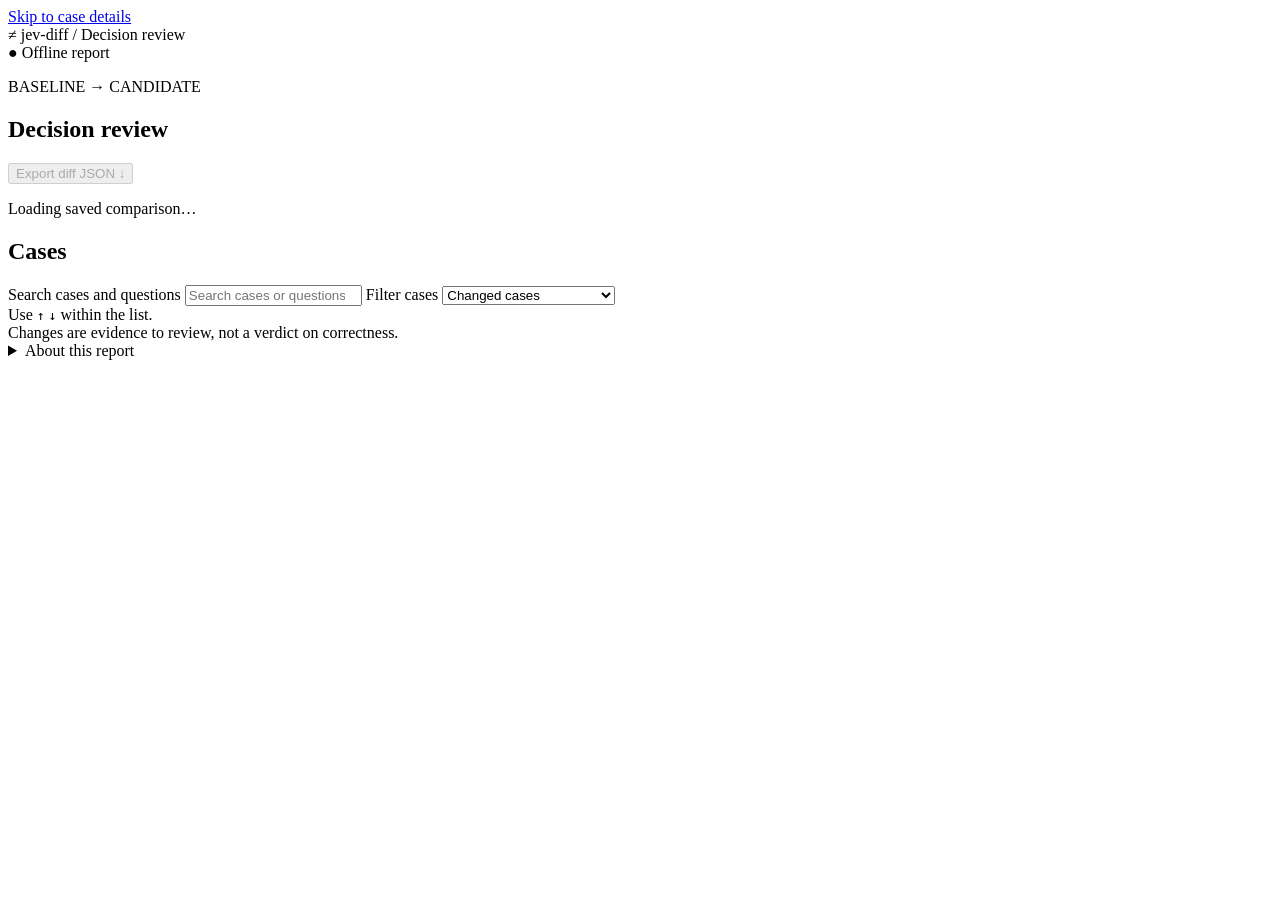
<file: src/jev_diff/assets/report.html>
<!doctype html>
<html lang="en">
<head>
  <meta charset="utf-8">
  <meta name="viewport" content="width=device-width, initial-scale=1">
  <meta http-equiv="Content-Security-Policy" content="default-src 'none'; script-src 'sha256-__SCRIPT_HASH__'; style-src 'unsafe-inline'; img-src data:; connect-src 'none'; base-uri 'none'; form-action 'none'">
  <meta name="color-scheme" content="light dark">
  <title>Decision review | jev-diff</title>
  <style>__CSS__</style>
</head>
<body>
  <a class="skip" href="#detail">Skip to case details</a>
  <header class="topbar">
    <div class="brand"><span class="mark" aria-hidden="true">≠</span> jev-diff <span class="slash">/</span> <span class="muted">Decision review</span></div>
    <span class="local"><span aria-hidden="true">●</span> Offline report</span>
  </header>
  <main>
    <noscript><p class="fatal">JavaScript is needed to explore this report. The CLI's text and JSON outputs work without it.</p></noscript>
    <section class="overview" aria-labelledby="review-title">
      <div class="overview-heading"><div><p class="eyebrow">BASELINE → CANDIDATE</p><h1 id="review-title">Decision review</h1></div><button id="download" type="button" disabled>Export diff JSON <span aria-hidden="true">↓</span></button></div>
      <p id="overview-text" class="muted">Loading saved comparison…</p>
      <div id="sources" class="sources"></div>
      <div id="summary" class="summary" aria-label="Comparison summary"></div>
    </section>
    <section class="workspace" aria-label="Explore the comparison">
      <aside class="case-browser" aria-label="Cases">
        <div class="case-tools">
          <div class="section-heading"><h2>Cases</h2><span id="case-count" class="muted" role="status" aria-live="polite"></span></div>
          <label for="search" class="sr-only">Search cases and questions</label>
          <input id="search" type="search" placeholder="Search cases or questions" autocomplete="off" spellcheck="false">
          <label for="filter" class="sr-only">Filter cases</label>
          <select id="filter"><option value="changed">Changed cases</option><option value="all">All cases</option><option value="threshold_crossed">Gate crossings</option><option value="choice_changed">Label changes</option><option value="distribution_shift">Distribution shifts</option><option value="contract">Input or contract changes</option><option value="unchanged">No flagged changes</option></select>
        </div>
        <nav id="cases" aria-label="Select a case"></nav>
        <div class="case-help">Use <kbd>↑</kbd> <kbd>↓</kbd> within the list.</div>
      </aside>
      <article id="detail" class="detail" tabindex="-1" aria-label="Selected case"></article>
    </section>
    <footer><span>Changes are evidence to review, not a verdict on correctness.</span><details><summary>About this report</summary><p>This file contains saved question definitions, answers, model IDs, state digests, and policies. There are no network requests or external assets. Raw state is omitted; question text and labels can still be sensitive. A state digest is not anonymization.</p><p>Gate equality is on the upper side (value ≥ threshold). Choice and Score confidence is the API's confidence field, not the highest probability. Probability bars show recorded values; distribution distance uses normalized values. This report is a fixed snapshot. It does not replay your application or call Jev.</p></details></footer>
  </main>
  <script id="data" type="application/json">__DATA__</script>
  <script>__JS__</script>
</body>
</html>
</file>
